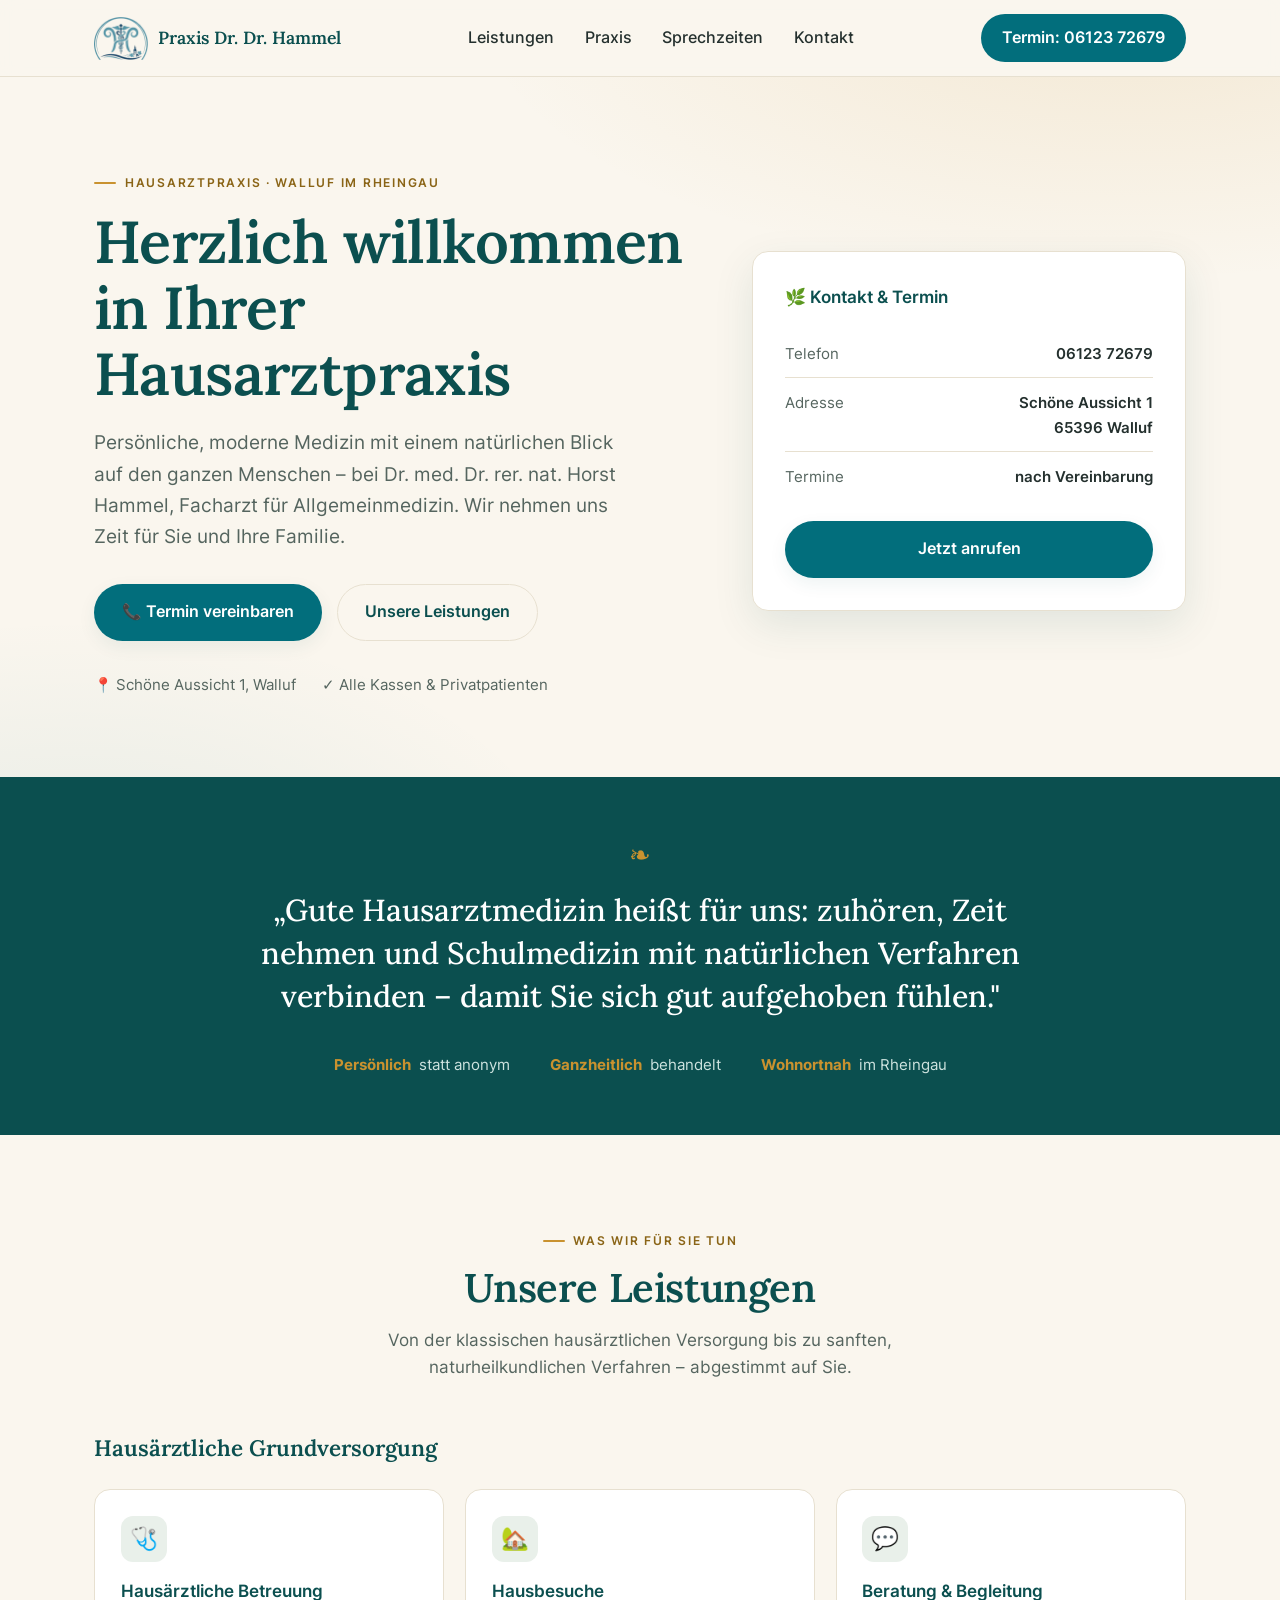
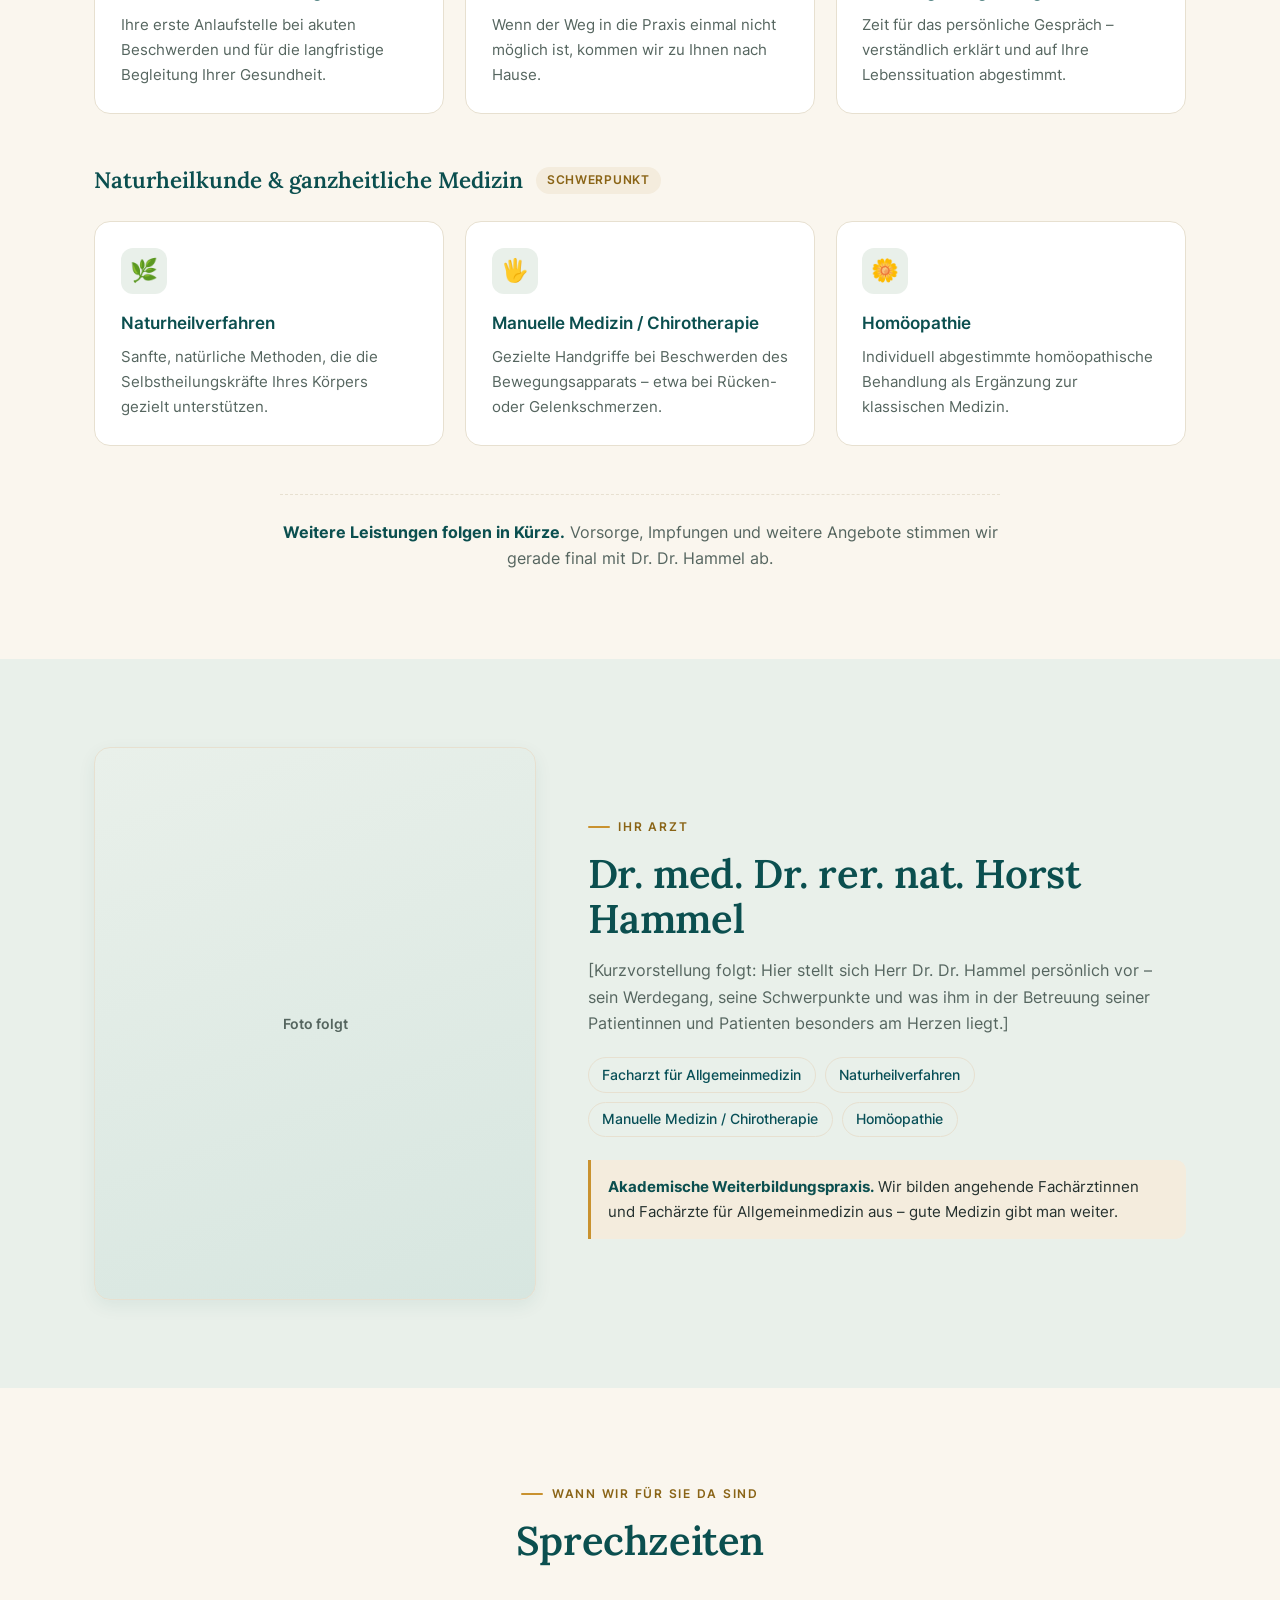
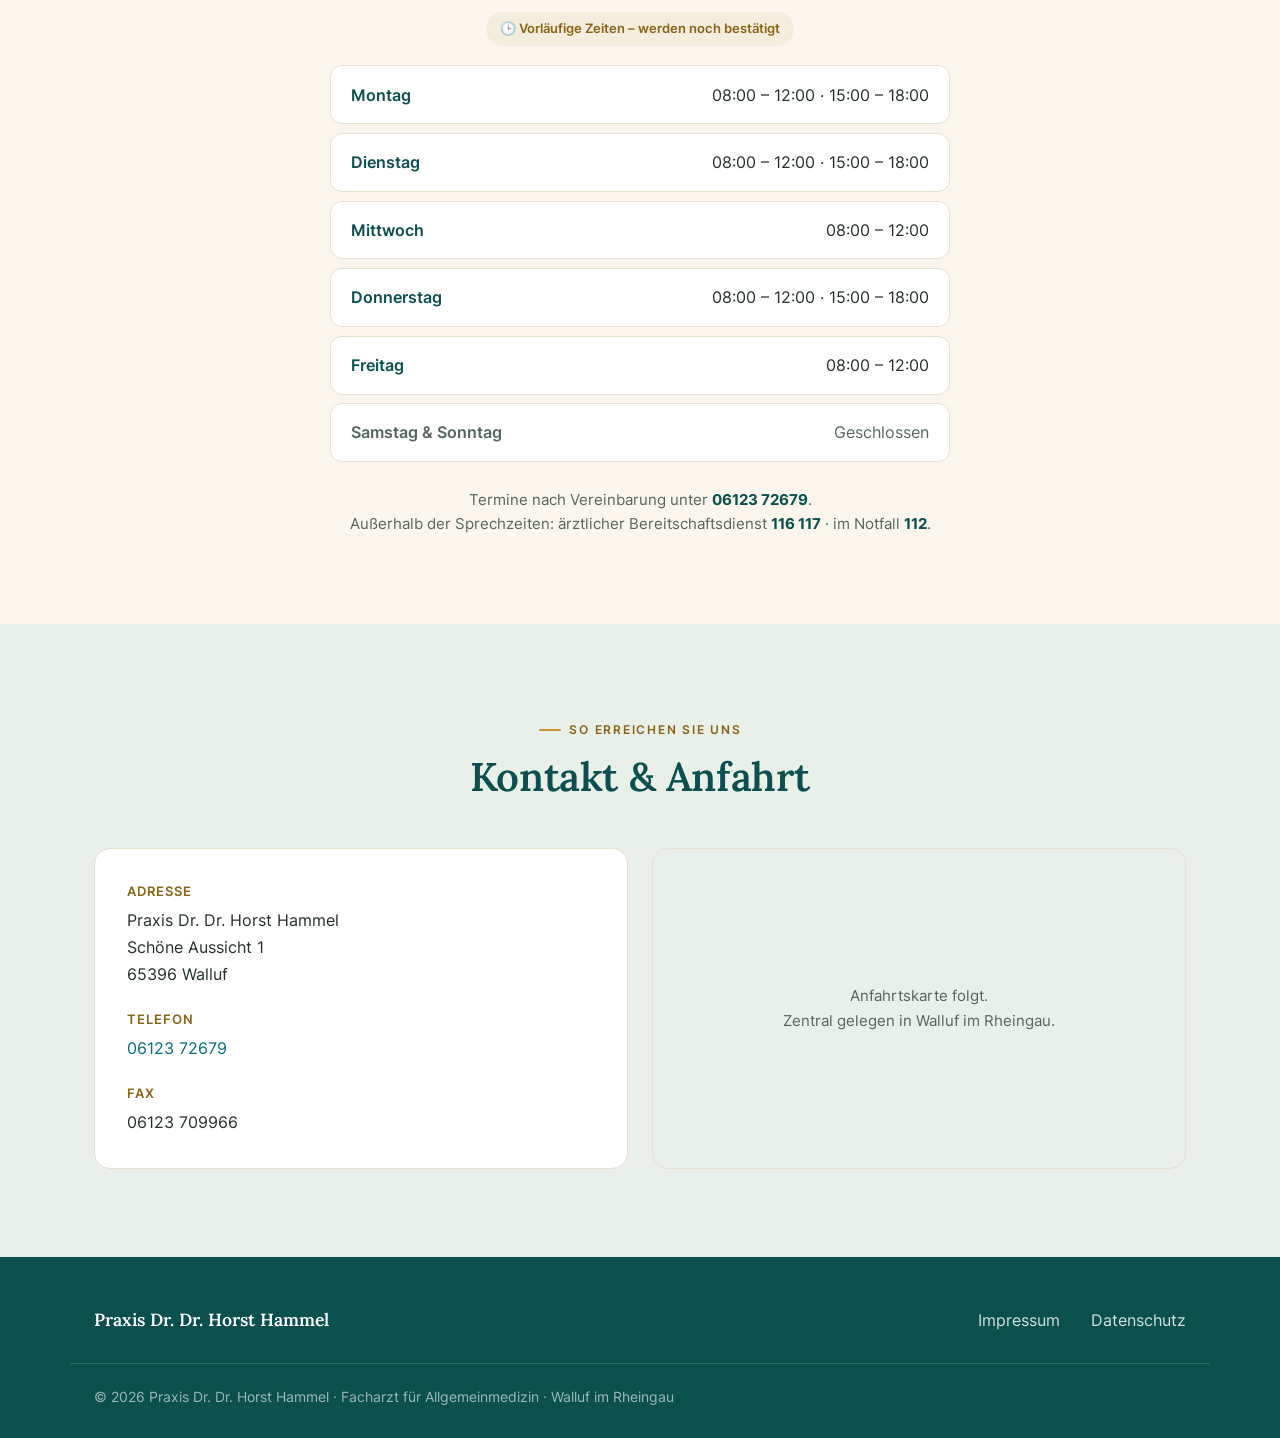
<file: index.html>
<!DOCTYPE html>
<html lang="de">
<head>
  <meta charset="UTF-8" />
  <meta name="viewport" content="width=device-width, initial-scale=1.0" />
  <title>Praxis Dr. Dr. Horst Hammel · Hausarzt in Walluf im Rheingau</title>
  <meta name="description" content="Hausarztpraxis Dr. med. Dr. rer. nat. Horst Hammel in Walluf im Rheingau – Facharzt für Allgemeinmedizin mit naturheilkundlichem Schwerpunkt. Herzlich, persönlich, ganzheitlich." />
  <meta name="theme-color" content="#026e7c" />

  <!-- Favicons (self-hosted, no external requests) -->
  <link rel="icon" href="favicon.ico" sizes="any" />
  <link rel="icon" type="image/png" sizes="32x32" href="assets/logo/favicon-32.png" />
  <link rel="icon" type="image/png" sizes="16x16" href="assets/logo/favicon-16.png" />
  <link rel="apple-touch-icon" href="apple-touch-icon.png" />

  <!-- Fonts are self-hosted in styles.css (see @font-face) — no external Google Fonts request. -->
  <link rel="stylesheet" href="styles.css" />
  <script src="script.js"></script>
</head>
<body>

  <!-- ===== Header / Navigation ===== -->
  <header class="site-header">
    <div class="container header-inner">
      <a href="#top" class="logo">
        <img class="logo-mark" src="assets/logo/logo-mark.png"
             alt="Logo Praxis Dr. Dr. Horst Hammel" width="55" height="46" />
        <span class="logo-text">Praxis Dr. Dr. Hammel</span>
      </a>
      <nav class="nav">
        <a href="#leistungen">Leistungen</a>
        <a href="#praxis">Praxis</a>
        <a href="#sprechzeiten">Sprechzeiten</a>
        <a href="#kontakt">Kontakt</a>
      </nav>
      <a href="tel:+49612372679" class="btn btn-header">Termin: 06123 72679</a>
    </div>
  </header>

  <!-- ===== Hero / Welcome ===== -->
  <section class="hero" id="top">
    <div class="container hero-inner">
      <div class="hero-text">
        <span class="eyebrow">Hausarztpraxis · Walluf im Rheingau</span>
        <h1>Herzlich willkommen in Ihrer Hausarztpraxis</h1>
        <p class="lead">
          Persönliche, moderne Medizin mit einem natürlichen Blick auf den ganzen
          Menschen – bei Dr. med. Dr. rer. nat. Horst Hammel, Facharzt für
          Allgemeinmedizin. Wir nehmen uns Zeit für Sie und Ihre Familie.
        </p>
        <div class="hero-actions">
          <a href="tel:+49612372679" class="btn btn-primary">📞 Termin vereinbaren</a>
          <a href="#leistungen" class="btn btn-secondary">Unsere Leistungen</a>
        </div>
        <div class="hero-meta">
          <span>📍 Schöne Aussicht 1, Walluf</span>
          <span>✓ Alle Kassen &amp; Privatpatienten</span>
        </div>
      </div>

      <aside class="hero-card">
        <h3>🌿 Kontakt &amp; Termin</h3>
        <div class="card-row"><span>Telefon</span><strong>06123 72679</strong></div>
        <div class="card-row"><span>Adresse</span><strong>Schöne Aussicht 1<br />65396 Walluf</strong></div>
        <div class="card-row"><span>Termine</span><strong>nach Vereinbarung</strong></div>
        <a href="tel:+49612372679" class="btn btn-primary btn-block">Jetzt anrufen</a>
      </aside>
    </div>
  </section>

  <!-- ===== Approach / philosophy ===== -->
  <section class="approach">
    <div class="container">
      <span class="leaf">❧</span>
      <p class="statement">
        „Gute Hausarztmedizin heißt für uns: zuhören, Zeit nehmen und Schulmedizin
        mit natürlichen Verfahren verbinden – damit Sie sich gut aufgehoben fühlen."
      </p>
      <div class="approach-values">
        <div><strong>Persönlich</strong> statt anonym</div>
        <div><strong>Ganzheitlich</strong> behandelt</div>
        <div><strong>Wohnortnah</strong> im Rheingau</div>
      </div>
    </div>
  </section>

  <!-- ===== Leistungen ===== -->
  <section class="section" id="leistungen">
    <div class="container">
      <div class="section-head center">
        <span class="eyebrow center">Was wir für Sie tun</span>
        <h2>Unsere Leistungen</h2>
        <p>Von der klassischen hausärztlichen Versorgung bis zu sanften,
           naturheilkundlichen Verfahren – abgestimmt auf Sie.</p>
      </div>

      <div class="service-group reveal">
        <div class="service-group-head">
          <h3>Hausärztliche Grundversorgung</h3>
        </div>
        <div class="service-grid">
          <article class="service">
            <div class="service-icon">🩺</div>
            <h4>Hausärztliche Betreuung</h4>
            <p>Ihre erste Anlaufstelle bei akuten Beschwerden und für die
               langfristige Begleitung Ihrer Gesundheit.</p>
          </article>
          <article class="service">
            <div class="service-icon">🏡</div>
            <h4>Hausbesuche</h4>
            <p>Wenn der Weg in die Praxis einmal nicht möglich ist, kommen wir zu
               Ihnen nach Hause.</p>
          </article>
          <article class="service">
            <div class="service-icon">💬</div>
            <h4>Beratung &amp; Begleitung</h4>
            <p>Zeit für das persönliche Gespräch – verständlich erklärt und auf
               Ihre Lebenssituation abgestimmt.</p>
          </article>
        </div>
      </div>

      <div class="service-group reveal">
        <div class="service-group-head">
          <h3>Naturheilkunde &amp; ganzheitliche Medizin</h3>
          <span class="badge">Schwerpunkt</span>
        </div>
        <div class="service-grid">
          <article class="service">
            <div class="service-icon">🌿</div>
            <h4>Naturheilverfahren</h4>
            <p>Sanfte, natürliche Methoden, die die Selbstheilungskräfte Ihres
               Körpers gezielt unterstützen.</p>
          </article>
          <article class="service">
            <div class="service-icon">🖐️</div>
            <h4>Manuelle Medizin / Chirotherapie</h4>
            <p>Gezielte Handgriffe bei Beschwerden des Bewegungsapparats – etwa bei
               Rücken- oder Gelenkschmerzen.</p>
          </article>
          <article class="service">
            <div class="service-icon">🌼</div>
            <h4>Homöopathie</h4>
            <p>Individuell abgestimmte homöopathische Behandlung als Ergänzung zur
               klassischen Medizin.</p>
          </article>
        </div>
      </div>

      <p class="services-note">
        <strong>Weitere Leistungen folgen in Kürze.</strong> Vorsorge, Impfungen und
        weitere Angebote stimmen wir gerade final mit Dr. Dr. Hammel ab.
      </p>
    </div>
  </section>

  <!-- ===== Praxis / Team ===== -->
  <section class="section section-alt" id="praxis">
    <div class="container about-inner">
      <div class="about-photo reveal" aria-label="Platzhalter für ein Foto von Dr. Dr. Hammel"></div>
      <div class="about-text">
        <span class="eyebrow">Ihr Arzt</span>
        <h2>Dr. med. Dr. rer. nat. Horst Hammel</h2>
        <p class="muted">
          [Kurzvorstellung folgt: Hier stellt sich Herr Dr. Dr. Hammel persönlich vor
          – sein Werdegang, seine Schwerpunkte und was ihm in der Betreuung seiner
          Patientinnen und Patienten besonders am Herzen liegt.]
        </p>
        <div class="tags">
          <span class="tag">Facharzt für Allgemeinmedizin</span>
          <span class="tag">Naturheilverfahren</span>
          <span class="tag">Manuelle Medizin / Chirotherapie</span>
          <span class="tag">Homöopathie</span>
        </div>
        <div class="wb-note">
          <strong>Akademische Weiterbildungspraxis.</strong> Wir bilden angehende
          Fachärztinnen und Fachärzte für Allgemeinmedizin aus – gute Medizin
          gibt man weiter.
        </div>
      </div>
    </div>
  </section>

  <!-- ===== Sprechzeiten ===== -->
  <section class="section" id="sprechzeiten">
    <div class="container">
      <div class="section-head center">
        <span class="eyebrow center">Wann wir für Sie da sind</span>
        <h2>Sprechzeiten</h2>
      </div>
      <div class="hours-wrap center">
        <span class="hours-tag">🕒 Vorläufige Zeiten – werden noch bestätigt</span>
        <div class="hours-row"><span>Montag</span><span>08:00 – 12:00 · 15:00 – 18:00</span></div>
        <div class="hours-row"><span>Dienstag</span><span>08:00 – 12:00 · 15:00 – 18:00</span></div>
        <div class="hours-row"><span>Mittwoch</span><span>08:00 – 12:00</span></div>
        <div class="hours-row"><span>Donnerstag</span><span>08:00 – 12:00 · 15:00 – 18:00</span></div>
        <div class="hours-row"><span>Freitag</span><span>08:00 – 12:00</span></div>
        <div class="hours-row closed"><span>Samstag &amp; Sonntag</span><span>Geschlossen</span></div>
        <p class="emergency">
          Termine nach Vereinbarung unter <strong>06123 72679</strong>.<br />
          Außerhalb der Sprechzeiten: ärztlicher Bereitschaftsdienst <strong>116 117</strong> ·
          im Notfall <strong>112</strong>.
        </p>
      </div>
    </div>
  </section>

  <!-- ===== Kontakt / Anfahrt ===== -->
  <section class="section section-alt" id="kontakt">
    <div class="container">
      <div class="section-head center">
        <span class="eyebrow center">So erreichen Sie uns</span>
        <h2>Kontakt &amp; Anfahrt</h2>
      </div>
      <div class="contact-grid">
        <div class="contact-box">
          <h3>Adresse</h3>
          <p>
            Praxis Dr. Dr. Horst Hammel<br />
            Schöne Aussicht 1<br />
            65396 Walluf
          </p>
          <h3>Telefon</h3>
          <p><a href="tel:+49612372679">06123 72679</a></p>
          <h3>Fax</h3>
          <p>06123 709966</p>
        </div>
        <div class="contact-box map-placeholder">
          <span>Anfahrtskarte folgt.<br />Zentral gelegen in Walluf im Rheingau.</span>
        </div>
      </div>
    </div>
  </section>

  <!-- ===== Footer ===== -->
  <footer class="site-footer">
    <div class="container footer-inner">
      <span class="logo-text">Praxis Dr. Dr. Horst Hammel</span>
      <nav class="footer-nav">
        <a href="impressum.html">Impressum</a>
        <a href="datenschutz.html">Datenschutz</a>
      </nav>
    </div>
    <div class="container footer-fine">
      <p>&copy; 2026 Praxis Dr. Dr. Horst Hammel · Facharzt für Allgemeinmedizin · Walluf im Rheingau</p>
    </div>
  </footer>

</body>
</html>
</file>
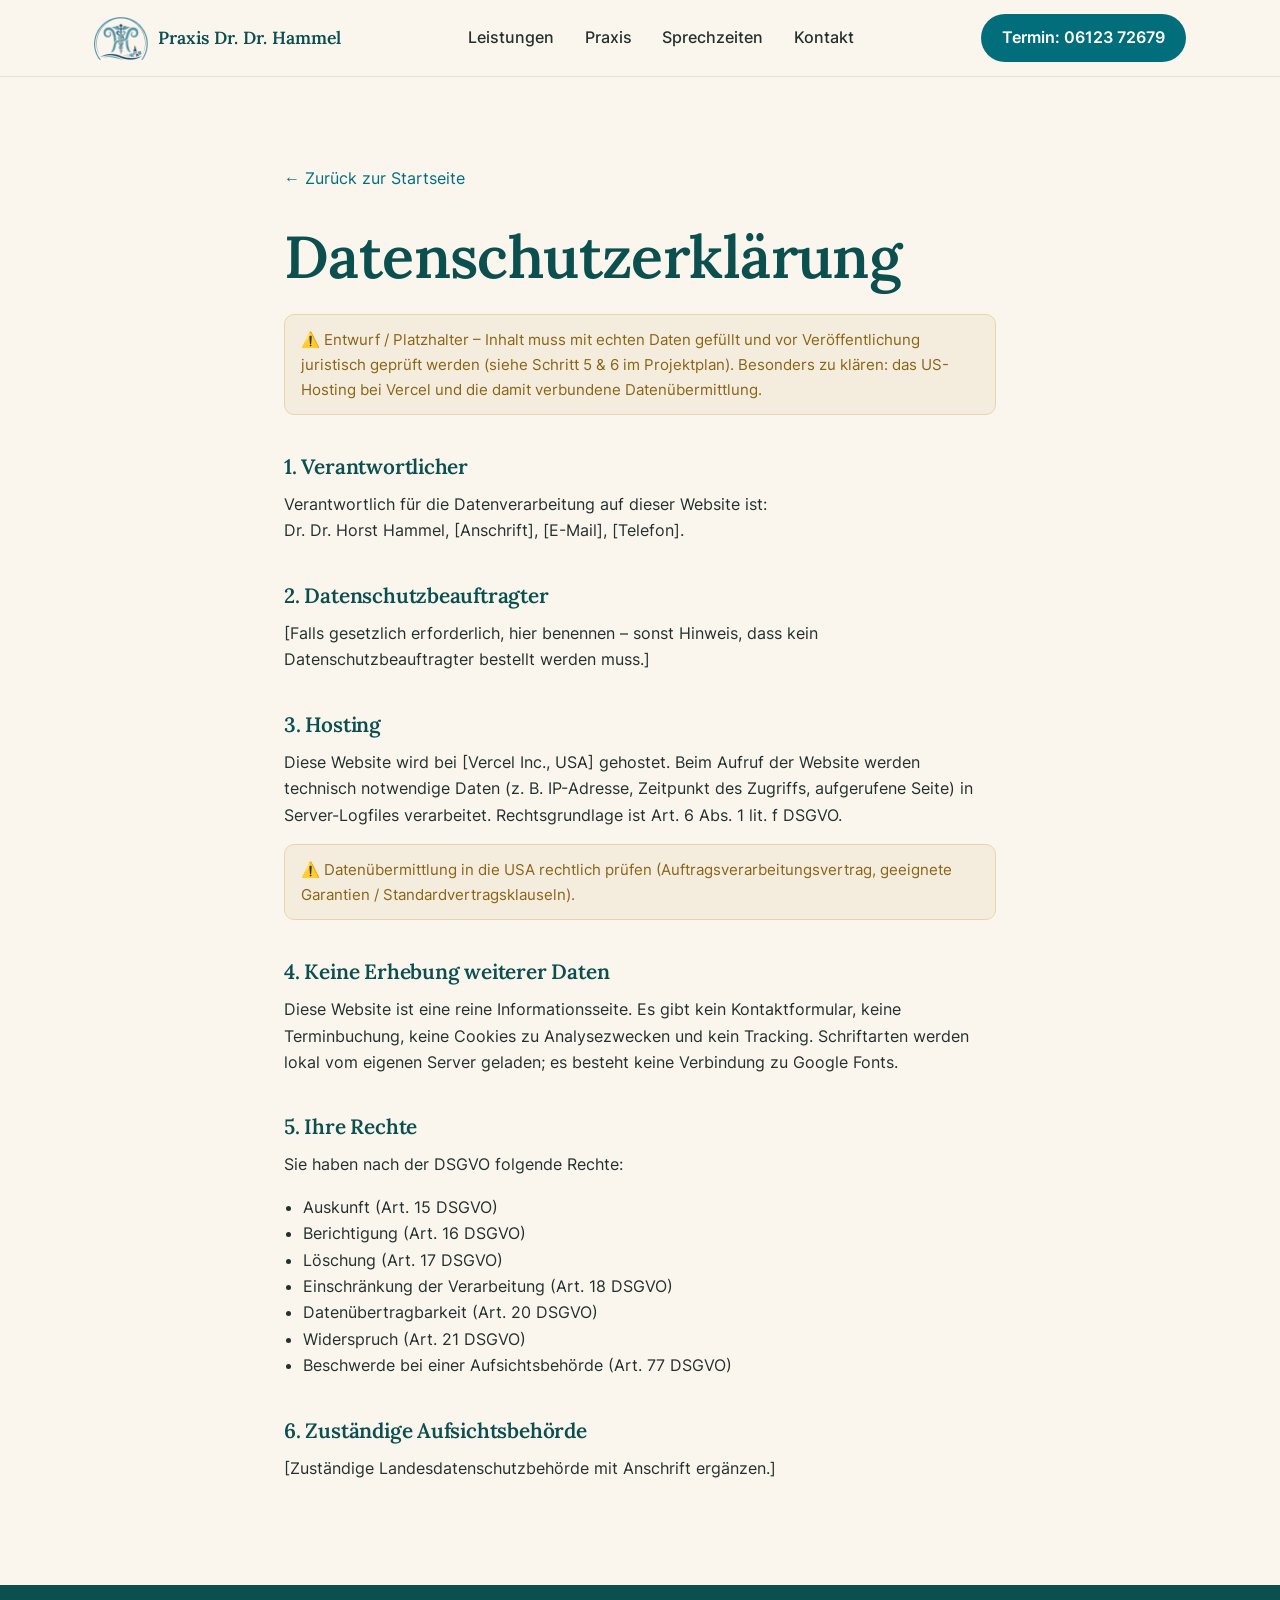
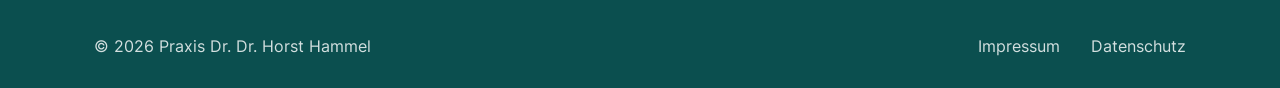
<file: datenschutz.html>
<!DOCTYPE html>
<html lang="de">
<head>
  <meta charset="UTF-8" />
  <meta name="viewport" content="width=device-width, initial-scale=1.0" />
  <title>Datenschutzerklärung – Praxis Dr. Dr. Horst Hammel</title>
  <meta name="description" content="Datenschutzerklärung der Praxis Dr. Dr. Horst Hammel." />
  <meta name="robots" content="noindex" />
  <!-- Font is self-hosted in styles.css (see @font-face) — no external Google Fonts request. -->
  <link rel="stylesheet" href="styles.css" />
</head>
<body>

  <!-- ===== Header / Navigation ===== -->
  <header class="site-header">
    <div class="container header-inner">
      <a href="index.html" class="logo">
        <img class="logo-mark" src="assets/logo/logo-mark.png"
             alt="Logo Praxis Dr. Dr. Horst Hammel" width="55" height="46" />
        <span class="logo-text">Praxis Dr. Dr. Hammel</span>
      </a>
      <nav class="nav">
        <a href="index.html#leistungen">Leistungen</a>
        <a href="index.html#praxis">Praxis</a>
        <a href="index.html#sprechzeiten">Sprechzeiten</a>
        <a href="index.html#kontakt">Kontakt</a>
      </nav>
      <a href="tel:+49612372679" class="btn btn-header">Termin: 06123 72679</a>
    </div>
  </header>

  <!-- ===== Legal content ===== -->
  <section class="section">
    <div class="container legal">
      <a href="index.html" class="back">← Zurück zur Startseite</a>
      <h1>Datenschutzerklärung</h1>

      <p class="todo">⚠️ Entwurf / Platzhalter – Inhalt muss mit echten Daten
        gefüllt und vor Veröffentlichung juristisch geprüft werden
        (siehe Schritt 5 &amp; 6 im Projektplan). Besonders zu klären: das
        US-Hosting bei Vercel und die damit verbundene Datenübermittlung.</p>

      <h2>1. Verantwortlicher</h2>
      <p>
        Verantwortlich für die Datenverarbeitung auf dieser Website ist:<br />
        Dr. Dr. Horst Hammel, [Anschrift], [E-Mail], [Telefon].
      </p>

      <h2>2. Datenschutzbeauftragter</h2>
      <p>[Falls gesetzlich erforderlich, hier benennen – sonst Hinweis, dass
        kein Datenschutzbeauftragter bestellt werden muss.]</p>

      <h2>3. Hosting</h2>
      <p>
        Diese Website wird bei [Vercel Inc., USA] gehostet. Beim Aufruf der
        Website werden technisch notwendige Daten (z. B. IP-Adresse,
        Zeitpunkt des Zugriffs, aufgerufene Seite) in Server-Logfiles
        verarbeitet. Rechtsgrundlage ist Art. 6 Abs. 1 lit. f DSGVO.
      </p>
      <p class="todo">⚠️ Datenübermittlung in die USA rechtlich prüfen
        (Auftragsverarbeitungsvertrag, geeignete Garantien / Standardvertrags­klauseln).</p>

      <h2>4. Keine Erhebung weiterer Daten</h2>
      <p>
        Diese Website ist eine reine Informationsseite. Es gibt kein
        Kontaktformular, keine Terminbuchung, keine Cookies zu Analysezwecken
        und kein Tracking. Schriftarten werden lokal vom eigenen Server
        geladen; es besteht keine Verbindung zu Google Fonts.
      </p>

      <h2>5. Ihre Rechte</h2>
      <p>Sie haben nach der DSGVO folgende Rechte:</p>
      <ul>
        <li>Auskunft (Art. 15 DSGVO)</li>
        <li>Berichtigung (Art. 16 DSGVO)</li>
        <li>Löschung (Art. 17 DSGVO)</li>
        <li>Einschränkung der Verarbeitung (Art. 18 DSGVO)</li>
        <li>Datenübertragbarkeit (Art. 20 DSGVO)</li>
        <li>Widerspruch (Art. 21 DSGVO)</li>
        <li>Beschwerde bei einer Aufsichtsbehörde (Art. 77 DSGVO)</li>
      </ul>

      <h2>6. Zuständige Aufsichtsbehörde</h2>
      <p>[Zuständige Landesdatenschutzbehörde mit Anschrift ergänzen.]</p>
    </div>
  </section>

  <!-- ===== Footer ===== -->
  <footer class="site-footer">
    <div class="container footer-inner">
      <p>&copy; 2026 Praxis Dr. Dr. Horst Hammel</p>
      <nav class="footer-nav">
        <a href="impressum.html">Impressum</a>
        <a href="datenschutz.html">Datenschutz</a>
      </nav>
    </div>
  </footer>

</body>
</html>
</file>
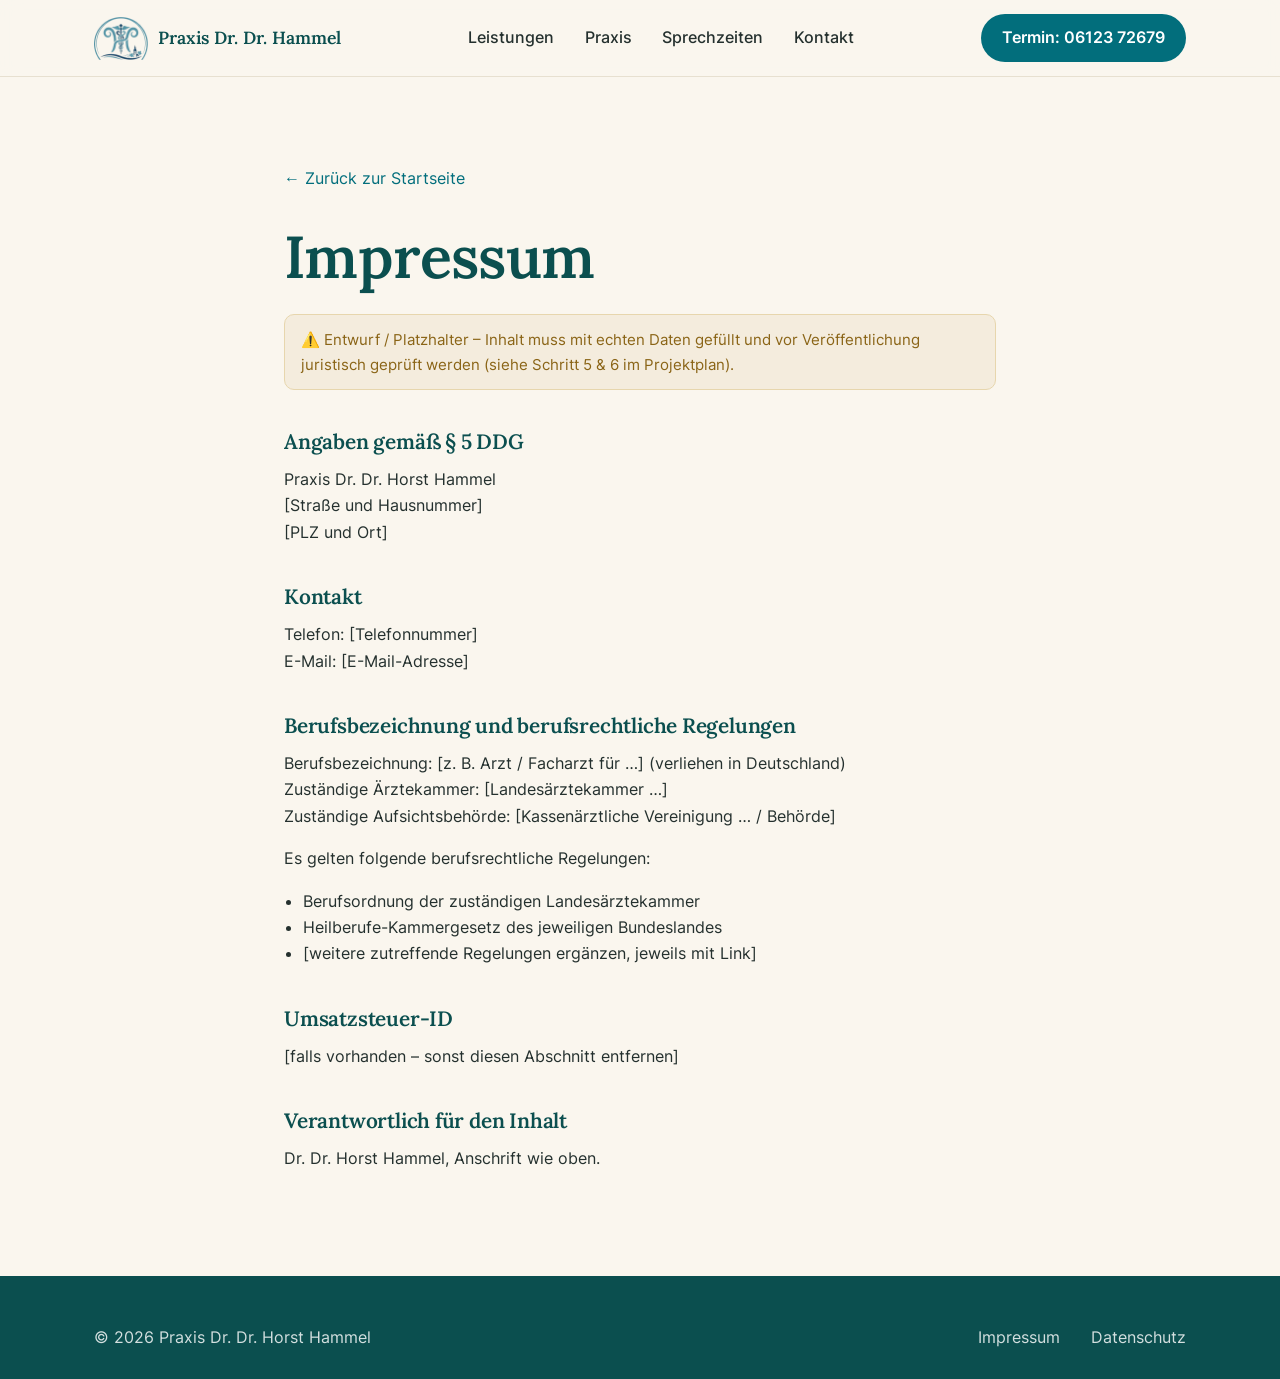
<file: impressum.html>
<!DOCTYPE html>
<html lang="de">
<head>
  <meta charset="UTF-8" />
  <meta name="viewport" content="width=device-width, initial-scale=1.0" />
  <title>Impressum – Praxis Dr. Dr. Horst Hammel</title>
  <meta name="description" content="Impressum der Praxis Dr. Dr. Horst Hammel." />
  <meta name="robots" content="noindex" />
  <!-- Font is self-hosted in styles.css (see @font-face) — no external Google Fonts request. -->
  <link rel="stylesheet" href="styles.css" />
</head>
<body>

  <!-- ===== Header / Navigation ===== -->
  <header class="site-header">
    <div class="container header-inner">
      <a href="index.html" class="logo">
        <img class="logo-mark" src="assets/logo/logo-mark.png"
             alt="Logo Praxis Dr. Dr. Horst Hammel" width="55" height="46" />
        <span class="logo-text">Praxis Dr. Dr. Hammel</span>
      </a>
      <nav class="nav">
        <a href="index.html#leistungen">Leistungen</a>
        <a href="index.html#praxis">Praxis</a>
        <a href="index.html#sprechzeiten">Sprechzeiten</a>
        <a href="index.html#kontakt">Kontakt</a>
      </nav>
      <a href="tel:+49612372679" class="btn btn-header">Termin: 06123 72679</a>
    </div>
  </header>

  <!-- ===== Legal content ===== -->
  <section class="section">
    <div class="container legal">
      <a href="index.html" class="back">← Zurück zur Startseite</a>
      <h1>Impressum</h1>

      <p class="todo">⚠️ Entwurf / Platzhalter – Inhalt muss mit echten Daten
        gefüllt und vor Veröffentlichung juristisch geprüft werden
        (siehe Schritt 5 &amp; 6 im Projektplan).</p>

      <h2>Angaben gemäß § 5 DDG</h2>
      <p>
        Praxis Dr. Dr. Horst Hammel<br />
        [Straße und Hausnummer]<br />
        [PLZ und Ort]
      </p>

      <h2>Kontakt</h2>
      <p>
        Telefon: [Telefonnummer]<br />
        E-Mail: [E-Mail-Adresse]
      </p>

      <h2>Berufsbezeichnung und berufsrechtliche Regelungen</h2>
      <p>
        Berufsbezeichnung: [z. B. Arzt / Facharzt für …] (verliehen in
        Deutschland)<br />
        Zuständige Ärztekammer: [Landesärztekammer …]<br />
        Zuständige Aufsichtsbehörde: [Kassenärztliche Vereinigung … / Behörde]
      </p>
      <p>
        Es gelten folgende berufsrechtliche Regelungen:
      </p>
      <ul>
        <li>Berufsordnung der zuständigen Landesärztekammer</li>
        <li>Heilberufe-Kammergesetz des jeweiligen Bundeslandes</li>
        <li>[weitere zutreffende Regelungen ergänzen, jeweils mit Link]</li>
      </ul>

      <h2>Umsatzsteuer-ID</h2>
      <p>[falls vorhanden – sonst diesen Abschnitt entfernen]</p>

      <h2>Verantwortlich für den Inhalt</h2>
      <p>Dr. Dr. Horst Hammel, Anschrift wie oben.</p>
    </div>
  </section>

  <!-- ===== Footer ===== -->
  <footer class="site-footer">
    <div class="container footer-inner">
      <p>&copy; 2026 Praxis Dr. Dr. Horst Hammel</p>
      <nav class="footer-nav">
        <a href="impressum.html">Impressum</a>
        <a href="datenschutz.html">Datenschutz</a>
      </nav>
    </div>
  </footer>

</body>
</html>
</file>
<file: styles.css>
/* ===== Self-hosted fonts (no external requests → DSGVO-friendly) =====
   Inter for UI/body text, Lora (warm serif) for headings. Served from /fonts,
   so no visitor data is sent to Google. The "latin" subset covers German
   umlauts (ä ö ü ß) and en/em dashes. */
@font-face { font-family:'Inter'; font-style:normal; font-weight:400; font-display:swap; src:url('fonts/inter-latin-400-normal.woff2') format('woff2'); }
@font-face { font-family:'Inter'; font-style:normal; font-weight:500; font-display:swap; src:url('fonts/inter-latin-500-normal.woff2') format('woff2'); }
@font-face { font-family:'Inter'; font-style:normal; font-weight:600; font-display:swap; src:url('fonts/inter-latin-600-normal.woff2') format('woff2'); }
@font-face { font-family:'Inter'; font-style:normal; font-weight:700; font-display:swap; src:url('fonts/inter-latin-700-normal.woff2') format('woff2'); }
@font-face { font-family:'Lora'; font-style:normal; font-weight:500; font-display:swap; src:url('fonts/lora-latin-500-normal.woff2') format('woff2'); }
@font-face { font-family:'Lora'; font-style:normal; font-weight:600; font-display:swap; src:url('fonts/lora-latin-600-normal.woff2') format('woff2'); }
@font-face { font-family:'Lora'; font-style:normal; font-weight:700; font-display:swap; src:url('fonts/lora-latin-700-normal.woff2') format('woff2'); }

/* ===== Design tokens — "Rheingau" ===== */
:root {
  --pine:      #0b4f4f;   /* deep teal-green: headings, footer */
  --teal:      #026e7c;   /* brand primary (logo) */
  --teal-700:  #084f57;   /* hover / darker */
  --gold:      #c9922f;   /* Riesling-gold accent (decorative) */
  --gold-ink:  #8a6416;   /* gold as text on light (AA-safe) */
  --cream:     #faf6ee;   /* warm page background */
  --sage:      #e9f0ea;   /* soft green section tint */
  --sand:      #f4ecdd;   /* warm panel tint */
  --ink:       #24302e;   /* warm near-black text */
  --muted:     #55655f;   /* muted text (AA on cream) */
  --line:      #e7e0d0;   /* warm hairline border */
  --white:     #ffffff;
  --shadow:    0 14px 40px rgba(11, 79, 79, 0.10);
  --shadow-sm: 0 6px 18px rgba(11, 79, 79, 0.07);
  --radius:    16px;
  --radius-sm: 12px;
  --maxw:      1140px;
}

* { margin: 0; padding: 0; box-sizing: border-box; }
html { scroll-behavior: smooth; }
body {
  font-family: 'Inter', -apple-system, BlinkMacSystemFont, 'Segoe UI', sans-serif;
  color: var(--ink);
  line-height: 1.65;
  background: var(--cream);
  -webkit-font-smoothing: antialiased;
}
img { max-width: 100%; display: block; }

.container { width: 100%; max-width: var(--maxw); margin: 0 auto; padding: 0 24px; }

/* ===== Typography ===== */
h1, h2 { font-family: 'Lora', Georgia, 'Times New Roman', serif; font-weight: 600; line-height: 1.12; color: var(--pine); letter-spacing: -0.01em; }
h1 { font-size: clamp(2.4rem, 5.2vw, 3.7rem); }
h2 { font-size: clamp(1.8rem, 3.8vw, 2.5rem); margin-bottom: 1rem; }
h3 { font-family: 'Inter', sans-serif; font-weight: 600; color: var(--pine); }

.eyebrow {
  display: inline-flex; align-items: center; gap: 0.55rem;
  font-size: 0.78rem; font-weight: 600; letter-spacing: 0.14em;
  text-transform: uppercase; color: var(--gold-ink); margin-bottom: 0.9rem;
}
.eyebrow::before { content: ""; width: 22px; height: 2px; background: var(--gold); border-radius: 2px; }
.eyebrow.center { justify-content: center; }
.section-head { max-width: 620px; }
.section-head.center { margin: 0 auto 3rem; text-align: center; }
.section-head p { color: var(--muted); font-size: 1.05rem; }
.lead { font-size: 1.18rem; color: var(--muted); }
.center { text-align: center; }
.muted { color: var(--muted); }
.small { font-size: 0.9rem; }

/* ===== Buttons ===== */
.btn {
  display: inline-flex; align-items: center; justify-content: center; gap: 0.5rem;
  padding: 0.9rem 1.7rem; border-radius: 999px; font-weight: 600; font-size: 0.98rem;
  text-decoration: none; cursor: pointer; border: 1.5px solid transparent;
  transition: transform .18s ease, box-shadow .18s ease, background .18s ease, border-color .18s ease, color .18s ease;
}
.btn:hover { transform: translateY(-2px); }
.btn:focus-visible { outline: 3px solid var(--gold); outline-offset: 2px; }
.btn-primary { background: var(--teal); color: #fff; box-shadow: var(--shadow-sm); }
.btn-primary:hover { background: var(--pine); }
.btn-secondary { background: transparent; color: var(--pine); border-color: var(--line); }
.btn-secondary:hover { border-color: var(--teal); color: var(--teal); }
.btn-header { background: var(--teal); color: #fff; padding: 0.62rem 1.25rem; }
.btn-header:hover { background: var(--pine); }
.btn-block { display: flex; width: 100%; }

a { color: var(--teal); }

/* ===== Header ===== */
.site-header {
  position: sticky; top: 0; z-index: 50;
  background: rgba(250, 246, 238, 0.85);
  backdrop-filter: blur(10px);
  border-bottom: 1px solid var(--line);
}
.header-inner { display: flex; align-items: center; justify-content: space-between; height: 76px; gap: 1rem; }
.logo { display: flex; align-items: center; gap: 0.65rem; text-decoration: none; }
.logo-mark { height: 44px; width: auto; }
.logo-text { font-family: 'Lora', serif; font-weight: 600; color: var(--pine); font-size: 1.1rem; }
.nav { display: flex; gap: 1.9rem; }
.nav a { text-decoration: none; color: var(--ink); font-weight: 500; font-size: 0.98rem; position: relative; }
.nav a::after { content: ""; position: absolute; left: 0; bottom: -6px; width: 0; height: 2px; background: var(--gold); transition: width .2s ease; }
.nav a:hover { color: var(--pine); }
.nav a:hover::after { width: 100%; }

/* ===== Hero ===== */
.hero {
  position: relative; overflow: hidden;
  background:
    radial-gradient(1100px 480px at 88% -12%, rgba(201, 146, 47, 0.14), transparent 60%),
    radial-gradient(820px 460px at 6% 118%, rgba(2, 110, 124, 0.08), transparent 62%),
    var(--cream);
  padding: 5.5rem 0 5rem;
}
.hero-inner { display: grid; grid-template-columns: 1.25fr 0.9fr; gap: 3.5rem; align-items: center; }
.hero-text .lead { margin: 1.3rem 0 2rem; max-width: 33rem; }
.hero-actions { display: flex; gap: 0.9rem; flex-wrap: wrap; }
.hero-meta { margin-top: 2rem; display: flex; gap: 1.6rem; flex-wrap: wrap; color: var(--muted); font-size: 0.92rem; }
.hero-meta span { display: inline-flex; align-items: center; gap: 0.4rem; }

.hero-card {
  background: var(--white); border-radius: var(--radius); border: 1px solid var(--line);
  padding: 2rem; box-shadow: var(--shadow);
}
.hero-card h3 { font-size: 1.05rem; margin-bottom: 1.1rem; display: flex; align-items: center; gap: 0.5rem; }
.hero-card .card-row { display: flex; justify-content: space-between; gap: 1rem; padding: 0.7rem 0; border-bottom: 1px solid var(--line); font-size: 0.96rem; }
.hero-card .card-row:last-of-type { border-bottom: 0; }
.hero-card .card-row span { color: var(--muted); }
.hero-card .card-row strong { color: var(--ink); font-weight: 600; text-align: right; }
.hero-card .btn { margin-top: 1.3rem; }

/* ===== Approach / philosophy strip ===== */
.approach { background: var(--pine); color: #eaf3f1; padding: 3.6rem 0; }
.approach .container { max-width: 900px; text-align: center; }
.approach p.statement { font-family: 'Lora', serif; font-size: clamp(1.35rem, 2.6vw, 1.9rem); line-height: 1.4; color: #fff; }
.approach .leaf { color: var(--gold); font-size: 1.6rem; display: block; margin-bottom: 0.8rem; }
.approach-values { display: flex; justify-content: center; gap: 2.5rem; margin-top: 2.2rem; flex-wrap: wrap; }
.approach-values div { display: flex; align-items: center; gap: 0.5rem; font-size: 0.95rem; color: #cfe4e0; }
.approach-values strong { color: var(--gold); font-weight: 700; }

/* ===== Sections ===== */
.section { padding: 5.5rem 0; }
.section-alt { background: var(--sage); }

/* ===== Leistungen (grouped, rich) ===== */
.service-group { margin-bottom: 3rem; }
.service-group:last-child { margin-bottom: 0; }
.service-group-head { display: flex; align-items: center; gap: 0.8rem; margin-bottom: 1.4rem; }
.service-group-head h3 { font-family: 'Lora', serif; font-size: 1.4rem; font-weight: 600; }
.service-group-head .badge { font-size: 0.72rem; font-weight: 600; letter-spacing: 0.06em; text-transform: uppercase; color: var(--gold-ink); background: var(--sand); padding: 0.25rem 0.7rem; border-radius: 999px; }
.service-grid { display: grid; grid-template-columns: repeat(3, 1fr); gap: 1.3rem; }
.service {
  background: var(--white); border: 1px solid var(--line); border-radius: var(--radius);
  padding: 1.6rem; transition: transform .18s ease, box-shadow .18s ease, border-color .18s ease;
}
.service:hover { transform: translateY(-4px); box-shadow: var(--shadow); border-color: transparent; }
.service-icon {
  width: 46px; height: 46px; border-radius: 12px; display: grid; place-items: center;
  font-size: 1.4rem; background: var(--sage); margin-bottom: 1rem;
}
.service h4 { font-size: 1.05rem; font-weight: 600; color: var(--pine); margin-bottom: 0.4rem; }
.service p { color: var(--muted); font-size: 0.95rem; }
.services-note {
  max-width: 720px; margin: 2.5rem auto 0; text-align: center; color: var(--muted);
  font-size: 0.97rem; padding-top: 1.6rem; border-top: 1px dashed var(--line);
}
.services-note strong { color: var(--pine); }

/* ===== Office hours ===== */
.hours-wrap { max-width: 620px; margin: 0 auto; }
.hours-tag {
  display: inline-flex; align-items: center; gap: 0.45rem; margin: 0 auto 1.2rem;
  font-size: 0.82rem; font-weight: 600; color: var(--gold-ink); background: var(--sand);
  padding: 0.4rem 0.9rem; border-radius: 999px;
}
.hours-row {
  display: flex; justify-content: space-between; gap: 1rem;
  padding: 0.95rem 1.25rem; background: var(--white);
  border: 1px solid var(--line); border-radius: var(--radius-sm); margin-bottom: 0.55rem;
}
.hours-row span:first-child { font-weight: 600; color: var(--pine); }
.hours-row.closed span { color: var(--muted); }
.emergency { text-align: center; margin-top: 1.6rem; color: var(--muted); font-size: 0.92rem; }
.emergency strong { color: var(--pine); }

/* ===== About / Team ===== */
.about-inner { display: grid; grid-template-columns: 0.85fr 1.15fr; gap: 3.2rem; align-items: center; }
.about-photo {
  aspect-ratio: 4 / 5; border-radius: var(--radius); position: relative;
  background: linear-gradient(160deg, var(--sage), #d7e6e0);
  display: grid; place-items: center; color: var(--teal); font-weight: 600;
  border: 1px solid var(--line); box-shadow: var(--shadow-sm);
}
.about-photo::after { content: "Foto folgt"; font-size: 0.9rem; color: var(--muted); }
.tags { display: flex; flex-wrap: wrap; gap: 0.55rem; margin: 1.3rem 0; }
.tag { font-size: 0.85rem; font-weight: 500; color: var(--teal-700); background: var(--sage); border: 1px solid var(--line); padding: 0.35rem 0.85rem; border-radius: 999px; }
.wb-note { background: var(--sand); border-left: 3px solid var(--gold); border-radius: 0 10px 10px 0; padding: 0.9rem 1.1rem; margin-top: 1.4rem; font-size: 0.95rem; color: var(--ink); }
.wb-note strong { color: var(--pine); }

/* ===== Contact ===== */
.contact-grid { display: grid; grid-template-columns: 1fr 1fr; gap: 1.5rem; }
.contact-box { background: var(--white); border: 1px solid var(--line); border-radius: var(--radius); padding: 2rem; }
.contact-box h3 { font-size: 0.82rem; text-transform: uppercase; letter-spacing: 0.08em; color: var(--gold-ink); margin: 1.3rem 0 0.3rem; }
.contact-box h3:first-child { margin-top: 0; }
.contact-box p { font-size: 1.02rem; }
.contact-box a { text-decoration: none; }
.contact-box a:hover { text-decoration: underline; }
.map-placeholder { display: grid; place-items: center; text-align: center; color: var(--muted); background: var(--sage); font-size: 0.95rem; padding: 2rem; }

/* ===== Footer ===== */
.site-footer { background: var(--pine); color: rgba(255,255,255,0.82); padding: 3rem 0 1.8rem; }
.footer-inner { display: flex; justify-content: space-between; align-items: center; flex-wrap: wrap; gap: 1rem; }
.footer-inner .logo-text { color: #fff; }
.footer-nav a { color: rgba(255,255,255,0.82); text-decoration: none; margin-left: 1.6rem; }
.footer-nav a:hover { color: var(--gold); }
.footer-fine { margin-top: 1.8rem; padding-top: 1.4rem; border-top: 1px solid rgba(255,255,255,0.15); font-size: 0.85rem; color: rgba(255,255,255,0.6); }

/* ===== Legal pages (Impressum / Datenschutz) ===== */
.legal { max-width: 760px; margin: 0 auto; }
.legal h1 { margin-bottom: 1.5rem; }
.legal h2 { font-size: 1.3rem; margin: 2.5rem 0 0.8rem; }
.legal p, .legal li { color: var(--ink); }
.legal p { margin-bottom: 1rem; }
.legal ul { margin: 0 0 1rem 1.2rem; }
.legal .todo { background: var(--sand); border: 1px solid #e7d6ad; border-radius: 10px; padding: 0.75rem 1rem; margin: 0.5rem 0 1.5rem; font-size: 0.95rem; color: var(--gold-ink); }
.legal .back { display: inline-block; margin-bottom: 2rem; color: var(--teal); text-decoration: none; }
.legal .back:hover { text-decoration: underline; }

/* ===== Motion (progressive enhancement, reduced-motion safe) ===== */
.js .reveal { opacity: 0; transform: translateY(16px); }
.js .reveal.is-visible { opacity: 1; transform: none; transition: opacity .6s ease, transform .6s ease; }
.hero-text, .hero-card { animation: rise .7s ease both; }
.hero-card { animation-delay: .1s; }
@keyframes rise { from { opacity: 0; transform: translateY(18px); } to { opacity: 1; transform: none; } }

@media (prefers-reduced-motion: reduce) {
  * { animation: none !important; transition: none !important; scroll-behavior: auto !important; }
  .js .reveal { opacity: 1; transform: none; }
}

/* ===== Responsive ===== */
@media (max-width: 900px) {
  .hero-inner { grid-template-columns: 1fr; gap: 2.5rem; }
  .service-grid { grid-template-columns: repeat(2, 1fr); }
  .about-inner { grid-template-columns: 1fr; }
  .contact-grid { grid-template-columns: 1fr; }
  .nav { display: none; }
}
@media (max-width: 560px) {
  .section { padding: 4rem 0; }
  .service-grid { grid-template-columns: 1fr; }
  .header-inner .btn-header { display: none; }
  .hours-row { flex-direction: column; gap: 0.2rem; }
  .approach-values { gap: 1.2rem; }
  .footer-inner { flex-direction: column; text-align: center; }
  .footer-nav a { margin: 0 0.8rem; }
}
</file>
